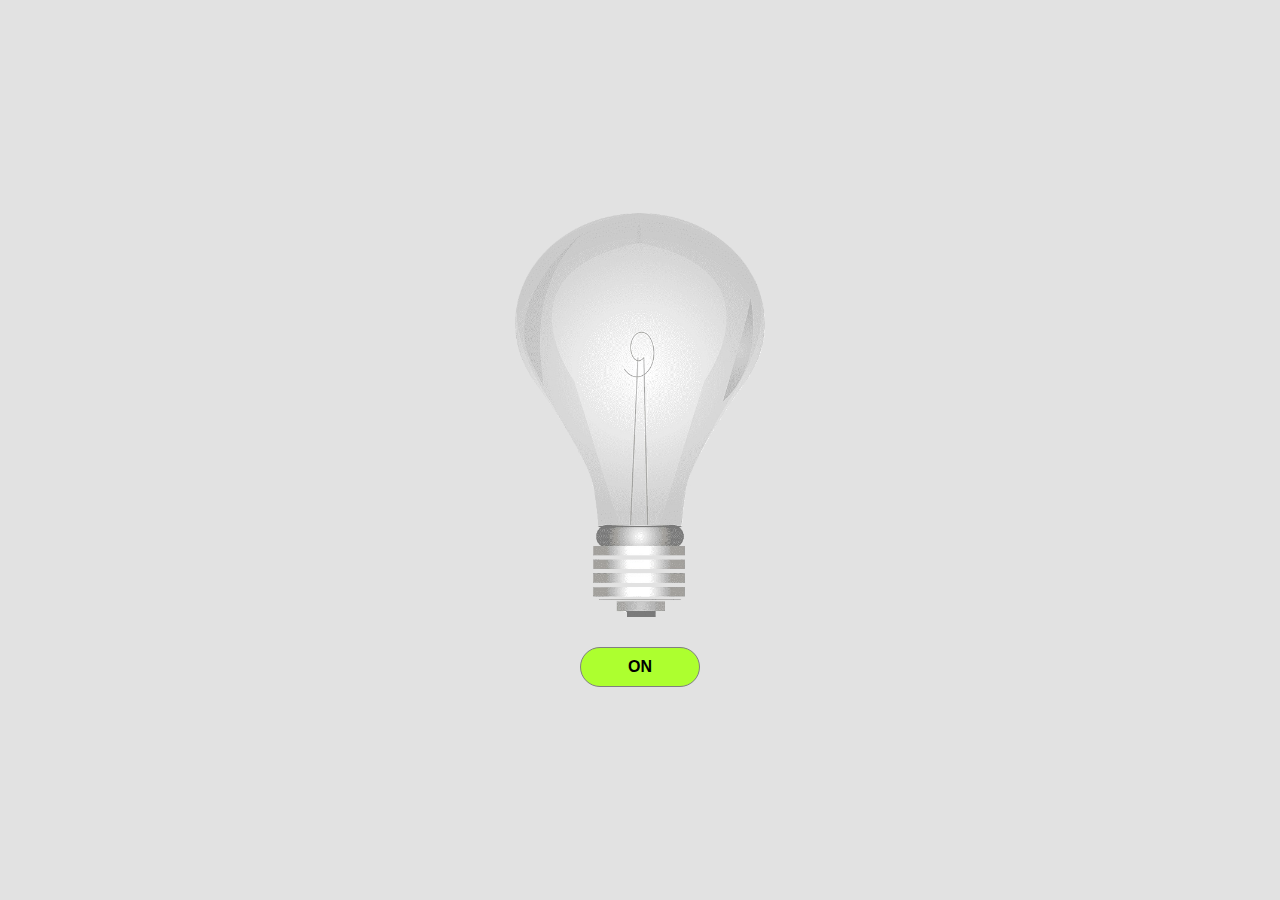
<file: bulb-on-off/index.html>
<!DOCTYPE html>
<html lang="en">
  <head>
    <meta charset="UTF-8" />
    <meta http-equiv="X-UA-Compatible" content="IE=edge" />
    <meta name="viewport" content="width=device-width, initial-scale=1.0" />
    <meta name="author" content="Fabio Yamashita" />
    <meta name="description" content="Bulb ON-OFF exercise" />

    <link rel="stylesheet" href="./css/reset.css" />
    <link rel="stylesheet" href="./css/style.css" />
    <script src="./js/script.js" defer></script>
    <title>Bulb ON-OFF</title>
  </head>
  <body>
    <main>
      <section class="content-box">
        <img class="bulb-img active" src="./img/bulb-off.png" alt="Bulb off" />
        <img class="bulb-img" src="./img/bulb-on.png" alt="Bulb on" />
        <button class="btn">
          <div role="text" name="button-text" class="btn-text btn--on active">
            ON
          </div>
          <div role="text" name="button-text" class="btn-text btn--off">
            OFF
          </div>
        </button>
      </section>
    </main>
  </body>
</html>
</file>
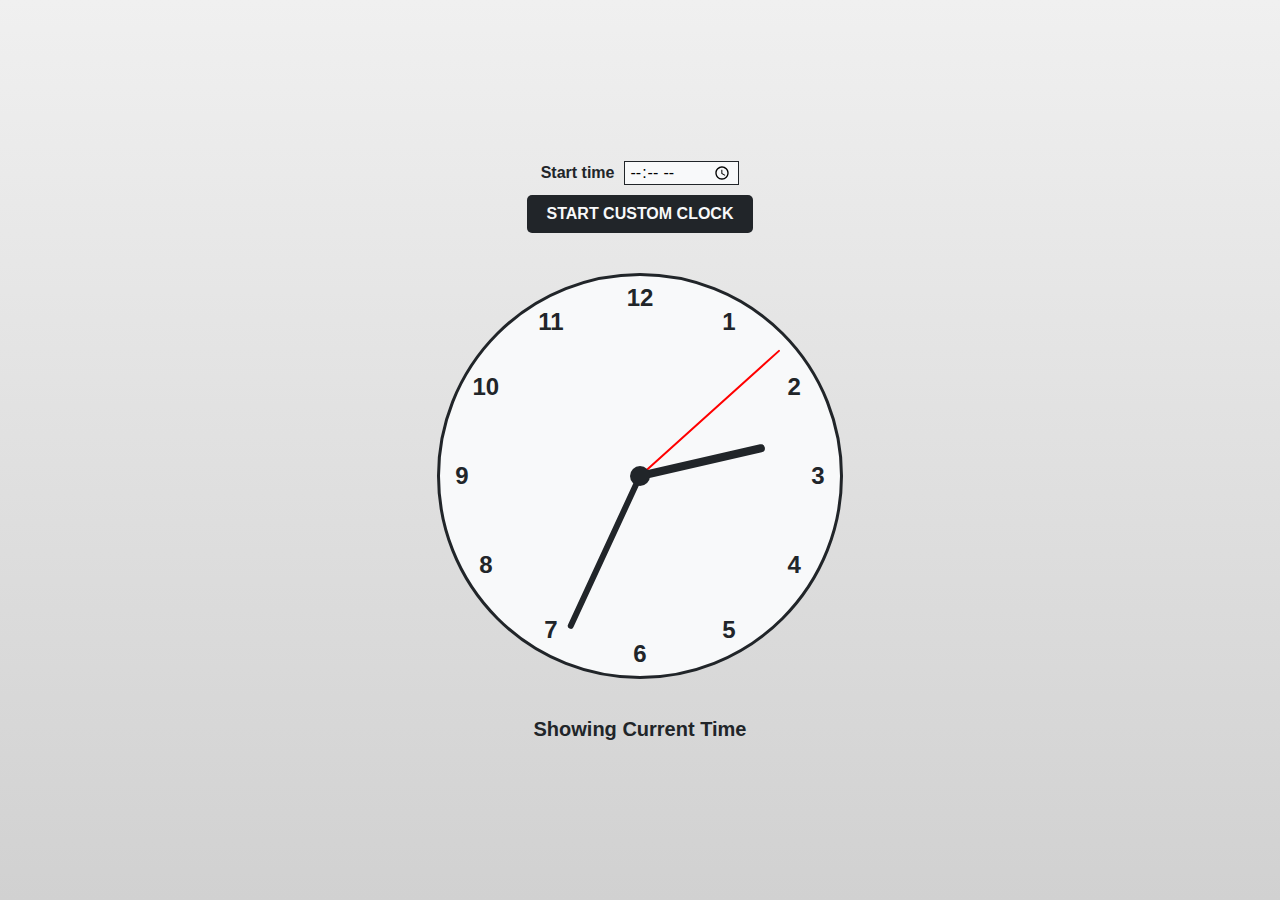
<file: clock/index.html>
<!DOCTYPE html>
<html lang="en">
  <head>
    <meta charset="UTF-8" />
    <meta http-equiv="X-UA-Compatible" content="IE=edge" />
    <meta name="viewport" content="width=device-width, initial-scale=1.0" />

    <meta name="author" content="Fabio Yamashita" />
    <meta name="description" content="Clock Exercise" />

    <link rel="stylesheet" href="./css/reset.css" />
    <link rel="stylesheet" href="./css/style.css" />

    <script src="./js/script.js" defer></script>
    <title>Dynamic Clock</title>
  </head>
  <body>
    <section class="clock-section">
      <div class="select-options">
        <div class="input-box">
          <label class="input-hour-text" for="input-hour">Start time</label>
          <input
            type="time"
            class="input-hour"
            id="input-hour"
            name="input-hour"
            required
          />
        </div>

        <button class="btn-submit custom-clock--off">Start Custom Clock</button>
        <button class="btn-submit custom-clock--on hidden">
          Stop Custom Clock
        </button>
      </div>
      <div class="clock">
        <div class="dot-center"></div>
        <div class="pointer hour"></div>
        <div class="pointer minute"></div>
        <div class="pointer second"></div>
        <div class="clock-hour hour--1">
          <div class="hour--1--text">1</div>
        </div>
        <div class="clock-hour hour--2">
          <div class="hour--2--text">2</div>
        </div>
        <div class="clock-hour hour--3">
          <div class="hour--3--text">3</div>
        </div>
        <div class="clock-hour hour--4">
          <div class="hour--4--text">4</div>
        </div>
        <div class="clock-hour hour--5">
          <div class="hour--5--text">5</div>
        </div>
        <div class="clock-hour hour--6">
          <div class="hour--6--text">6</div>
        </div>
        <div class="clock-hour hour--7">
          <div class="hour--7--text">7</div>
        </div>
        <div class="clock-hour hour--8">
          <div class="hour--8--text">8</div>
        </div>
        <div class="clock-hour hour--9">
          <div class="hour--9--text">9</div>
        </div>
        <div class="clock-hour hour--10">
          <div class="hour--10--text">10</div>
        </div>
        <div class="clock-hour hour--11">
          <div class="hour--11--text">11</div>
        </div>
        <div class="clock-hour hour--12">
          <div class="hour--12--text">12</div>
        </div>
      </div>
      <div class="clock-info">Showing Current Time</div>
      <div class="custom-clock-speed hidden">
        <p>Speed</p>
        <ul class="speed-list">
          <li class="speed-item">
            <button class="btn-speed speed--1x active" data-clock-speed="1">
              1x
            </button>
          </li>
          <li class="speed-item">
            <button class="btn-speed speed--2x" data-clock-speed="2">2x</button>
          </li>
          <li class="speed-item">
            <button class="btn-speed speed--5x" data-clock-speed="5">5x</button>
          </li>
          <li class="speed-item">
            <button class="btn-speed speed--10x" data-clock-speed="10">
              10x
            </button>
          </li>
        </ul>
      </div>
    </section>
  </body>
</html>
</file>
<file: bulb-on-off/css/style.css>
html {
  font-size: 62.5%;

  font-family: "Segoe UI", Tahoma, Geneva, Verdana, sans-serif;
}

body:has(.btn--on.active) {
  background-color: rgb(226, 226, 226);
}

body:has(.btn--off.active) {
  background-color: aliceblue;
}

main {
  height: 100vh;

  display: flex;
  align-items: center;
  justify-content: center;
}

.content-box {
  display: flex;
  flex-direction: column;
  align-items: center;
  gap: 3rem;
}

.bulb-img {
  width: 25rem;

  display: none;
}

.btn {
  font-size: 1.6rem;
  font-weight: bold;
  padding: 1rem 0;
  min-width: 12rem;

  border: 1px solid grey;
  border-radius: 2rem;
}

.btn:hover {
  cursor: pointer;
}

.btn:has(.btn--on.active) {
  background-color: greenyellow;
}

.btn:has(.btn--off.active) {
  background-color: rgb(223, 223, 223);
}

.btn-text {
  display: none;
}

.active {
  display: block;
}
</file>
<file: clock/css/style.css>
/* ----------------------- */
/* GENERAL */
:root {
  --font-family: "Segoe UI", Tahoma, Geneva, Verdana, sans-serif;
  --clr-text-default: #212529;
  --clr-text-white: #f8f9fa;
  --clr-bg-default: var(--clr-text-white);
  --clr-bg-hover: #afafaf;
}

html {
  font-size: 62.5%;
  font-family: var(--font-family);
  color: var(--clr-text-default);
}

body {
  background: rgb(209, 209, 209);
  background: linear-gradient(
    0deg,
    rgba(209, 209, 209, 1) 0%,
    rgba(240, 240, 240, 1) 100%
  );

  display: flex;
}

/* CUSTOM HOUR INPUT */
.select-options {
  display: flex;
  flex-direction: column;
  gap: 1rem;
}

.input-box {
  display: flex;
  justify-content: center;
  align-items: center;
  gap: 1rem;
}

.input-hour-text {
  font-family: var(--font-family);
  font-weight: bold;
  font-size: 1.6rem;
}

.input-hour {
  font-family: var(--font-family);
  font-size: 1.6rem;

  padding: 0 0.4rem;
  background-color: var(--clr-bg-default);
  border: 1px solid var(--clr-text-default);
}

.input-hour:disabled {
  background-color: #eeeeee;
}

.btn-submit {
  font-family: var(--font-family);
  font-weight: bold;
  cursor: pointer;
  padding: 1rem 2rem;

  border: 1px solid var(--clr-border);
  border-radius: 0.5rem;
  background: var(--clr-text-default);
  color: #f8f9fa;

  font-size: 1.6rem;
  text-transform: uppercase;

  transition: all 0.3s;
}

.btn-submit:hover {
  background-color: #212529d8;
}

.hidden {
  display: none !important;
}

/* CLOCK */
.clock-section {
  height: 100vh;
  width: 100vw;
  display: flex;
  align-items: center;
  justify-content: center;
  flex-direction: column;

  gap: 4rem;
}

.clock {
  background-color: var(--clr-bg-default);
  width: 40rem;
  height: 40rem;

  border-radius: 50%;

  position: relative;
  display: flex;
  justify-content: center;
  align-items: center;

  border: 0.3rem solid var(--clr-text-default);
}

.clock-hour {
  font-size: 2.4rem;
  font-weight: bold;

  width: 95%;
  height: 95%;
  position: absolute;
  text-align: center;
}

.dot-center {
  position: absolute;
  width: 2rem;
  height: 2rem;
  background-color: var(--clr-text-default);

  border-radius: 50%;
  z-index: 100;
}

.clock-info {
  font-size: 2rem;
  font-weight: 700;
}

/* POINTERS */
.pointer {
  position: absolute;
  transform-origin: bottom;
  border-top-left-radius: 1rem;
  border-top-right-radius: 1rem;
  background-color: var(--clr-text-default);
  transform: translateY(-50%);
}

.pointer.hour {
  width: 0.8rem;
  height: 32%;
  z-index: 3;
  /* transform: translateY(-50%) rotate(180deg); */
}

.pointer.minute {
  width: 0.6rem;
  height: 42%;
  z-index: 2;
  /* transform: translateY(-50%) rotate(30deg); */
}

.pointer.second {
  width: 0.2rem;
  height: 47%;
  background-color: red;
  z-index: 1;
  /* transform: translateY(-50%) rotate(15deg); */
}

/* NUMBERS */
.hour--1 {
  transform: rotate(30deg);
}
.hour--1--text {
  transform: rotate(-30deg);
}

.hour--2 {
  transform: rotate(60deg);
}
.hour--2--text {
  transform: rotate(-60deg);
}

.hour--3 {
  transform: rotate(90deg);
}
.hour--3--text {
  transform: rotate(-90deg);
}

.hour--4 {
  transform: rotate(120deg);
}
.hour--4--text {
  transform: rotate(-120deg);
}

.hour--5 {
  transform: rotate(150deg);
}
.hour--5--text {
  transform: rotate(-150deg);
}

.hour--6 {
  transform: rotate(180deg);
}
.hour--6--text {
  transform: rotate(-180deg);
}

.hour--7 {
  transform: rotate(210deg);
}
.hour--7--text {
  transform: rotate(-210deg);
}

.hour--8 {
  transform: rotate(240deg);
}
.hour--8--text {
  transform: rotate(-240deg);
}

.hour--9 {
  transform: rotate(270deg);
}
.hour--9--text {
  transform: rotate(-270deg);
}

.hour--10 {
  transform: rotate(300deg);
}
.hour--10--text {
  transform: rotate(-300deg);
}

.hour--11 {
  transform: rotate(330deg);
}
.hour--11--text {
  transform: rotate(-330deg);
}

/* SPEED CONTAINER */
.custom-clock-speed {
  font-family: var(--font-family);
  font-weight: bold;

  font-size: 2rem;

  display: flex;
  justify-content: center;
  align-items: center;
  gap: 2rem;

  background-color: var(--clr-bg-default);
  border: 1px solid var(--clr-text-default);
  border-radius: 10px;

  padding: 1.4rem 3rem;
}

.speed-list {
  display: flex;
  align-items: center;
  justify-content: center;

  gap: 1.4rem;
}

.btn-speed {
  font-family: var(--font-family);
  font-weight: bold;
  font-size: 1.6rem;

  padding: 0.2rem 0.8rem;
  border: 1px solid var(--clr-text-default);
  border-radius: 5px;

  cursor: pointer;
  transition: all 0.3s;
}

.btn-speed:hover {
  background-color: var(--clr-bg-hover);
}

.active {
  background-color: var(--clr-text-default);
  color: var(--clr-text-white);

  transform: scale(1.2);
}

.active:hover {
  background-color: var(--clr-text-default);
}
</file>
